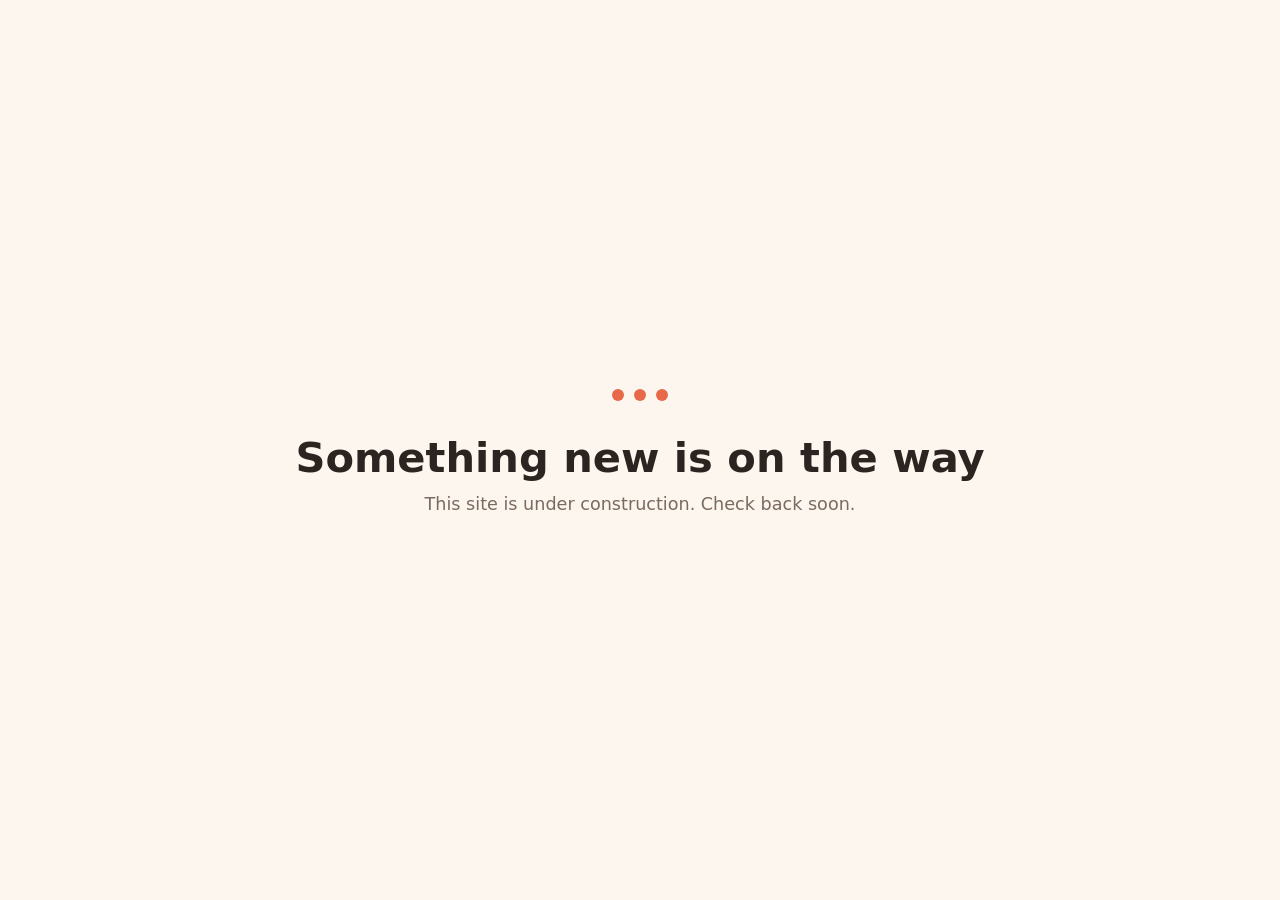
<file: index.html>
<!DOCTYPE html>
<html lang="en">
<head>
  <meta charset="UTF-8">
  <meta name="viewport" content="width=device-width, initial-scale=1.0">
  <title>Coming soon</title>
  <meta name="description" content="This site is under construction.">
  <style>
    * { box-sizing: border-box; margin: 0; padding: 0; }
    body {
      min-height: 100vh;
      display: flex;
      align-items: center;
      justify-content: center;
      text-align: center;
      padding: 24px;
      font-family: system-ui, -apple-system, "Segoe UI", Roboto, sans-serif;
      background: #fdf6ee;
      color: #2b2420;
    }
    h1 {
      font-size: clamp(1.8rem, 6vw, 2.6rem);
      margin-bottom: 12px;
      animation: up .8s ease both;
    }
    p {
      font-size: 1.1rem;
      color: #7a6a60;
      animation: up .8s .2s ease both;
    }
    .dots { margin-bottom: 28px; }
    .dot {
      display: inline-block;
      width: 12px;
      height: 12px;
      margin: 0 5px;
      border-radius: 50%;
      background: #e8684a;
      animation: bob 1.2s infinite;
    }
    .dot:nth-child(2) { animation-delay: .15s; }
    .dot:nth-child(3) { animation-delay: .3s; }
    @keyframes up {
      from { opacity: 0; transform: translateY(12px); }
      to   { opacity: 1; transform: none; }
    }
    @keyframes bob {
      0%, 80%, 100% { transform: translateY(0); }
      40%           { transform: translateY(-10px); }
    }
    @media (prefers-color-scheme: dark) {
      body { background: #1a1614; color: #f3ebe4; }
      p { color: #b3a49a; }
    }
    @media (prefers-reduced-motion: reduce) {
      * { animation: none !important; }
    }
  </style>
</head>
<body>
  <main>
    <div class="dots" aria-hidden="true">
      <span class="dot"></span><span class="dot"></span><span class="dot"></span>
    </div>
    <h1>Something new is on the way</h1>
    <p>This site is under construction. Check back soon.</p>
  </main>
</body>
</html>
</file>
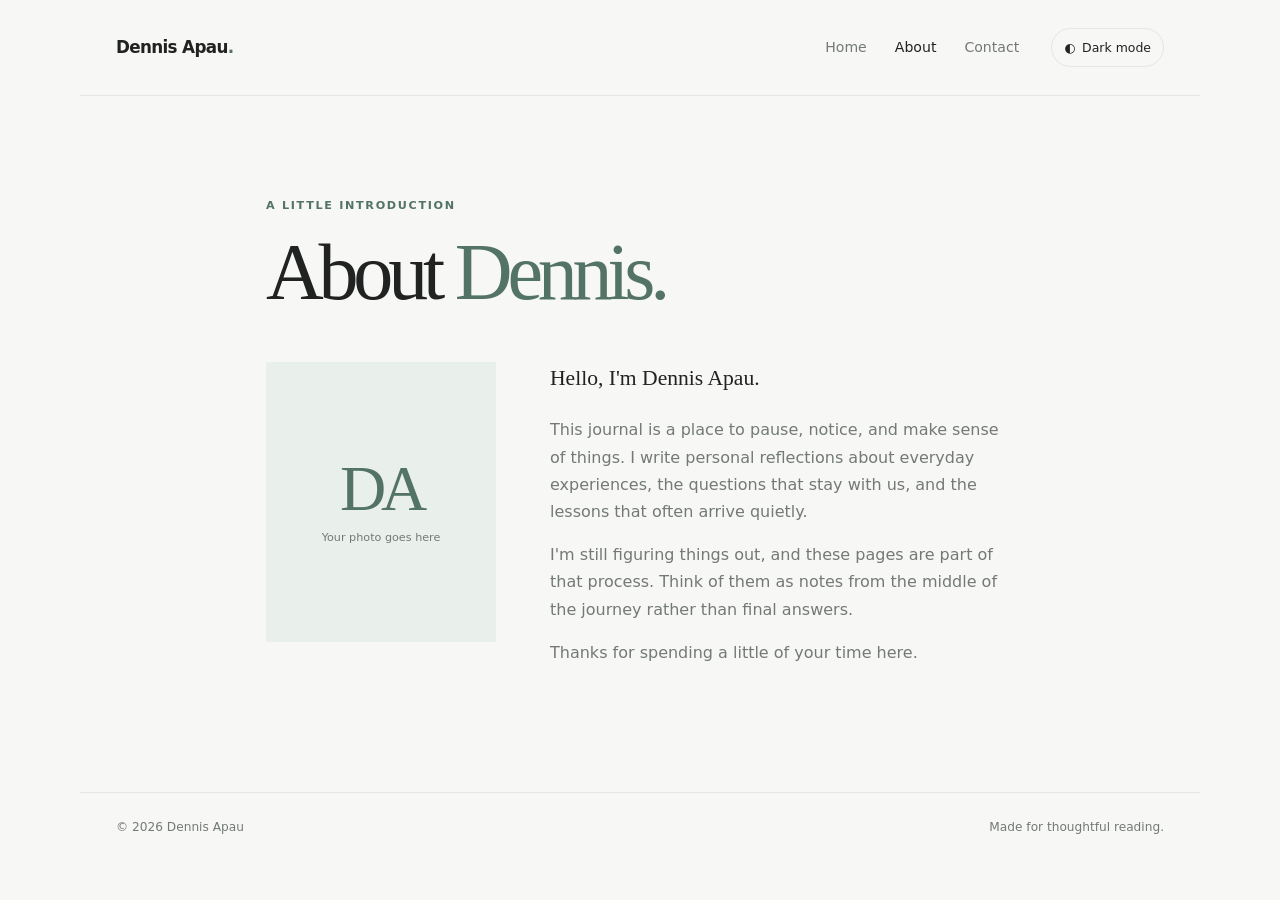
<file: about.html>
<!doctype html>
<html lang="en">
<head>
  <meta charset="utf-8"><meta name="viewport" content="width=device-width, initial-scale=1">
  <title>About — Dennis Apau</title>
  <meta name="description" content="A little about Dennis Apau and this personal journal.">
  <meta name="theme-color" content="#f7f7f5"><link rel="stylesheet" href="assets/styles.css">
  <script src="assets/theme.js" defer></script><script src="assets/site.js" defer></script>
</head>
<body>
  <a class="skip-link" href="#main">Skip to content</a>
  <header class="site-header">
    <a class="wordmark" href="index.html">Dennis Apau<span>.</span></a>
    <nav aria-label="Main navigation"><a href="index.html">Home</a><a class="active" href="about.html">About</a><a href="contact.html">Contact</a></nav>
    <button class="theme-toggle" type="button" aria-label="Switch to dark mode" title="Toggle dark mode"><span class="theme-icon" aria-hidden="true">◐</span><span class="theme-label">Dark mode</span></button>
  </header>
  <main id="main" class="page-shell narrow-page">
    <p class="eyebrow">A little introduction</p>
    <h1 class="page-title">About <span>Dennis.</span></h1>
    <div class="about-layout">
      <div class="photo-placeholder" role="img" aria-label="Photo placeholder for Dennis Apau"><span>DA</span><small>Your photo goes here</small></div>
      <div class="prose">
        <p class="lead">Hello, I'm Dennis Apau.</p>
        <p>This journal is a place to pause, notice, and make sense of things. I write personal reflections about everyday experiences, the questions that stay with us, and the lessons that often arrive quietly.</p>
        <p>I'm still figuring things out, and these pages are part of that process. Think of them as notes from the middle of the journey rather than final answers.</p>
        <p>Thanks for spending a little of your time here.</p>
      </div>
    </div>
  </main>
  <footer class="site-footer"><span>© <span data-year></span> Dennis Apau</span><span>Made for thoughtful reading.</span></footer>
</body>
</html>
</file>
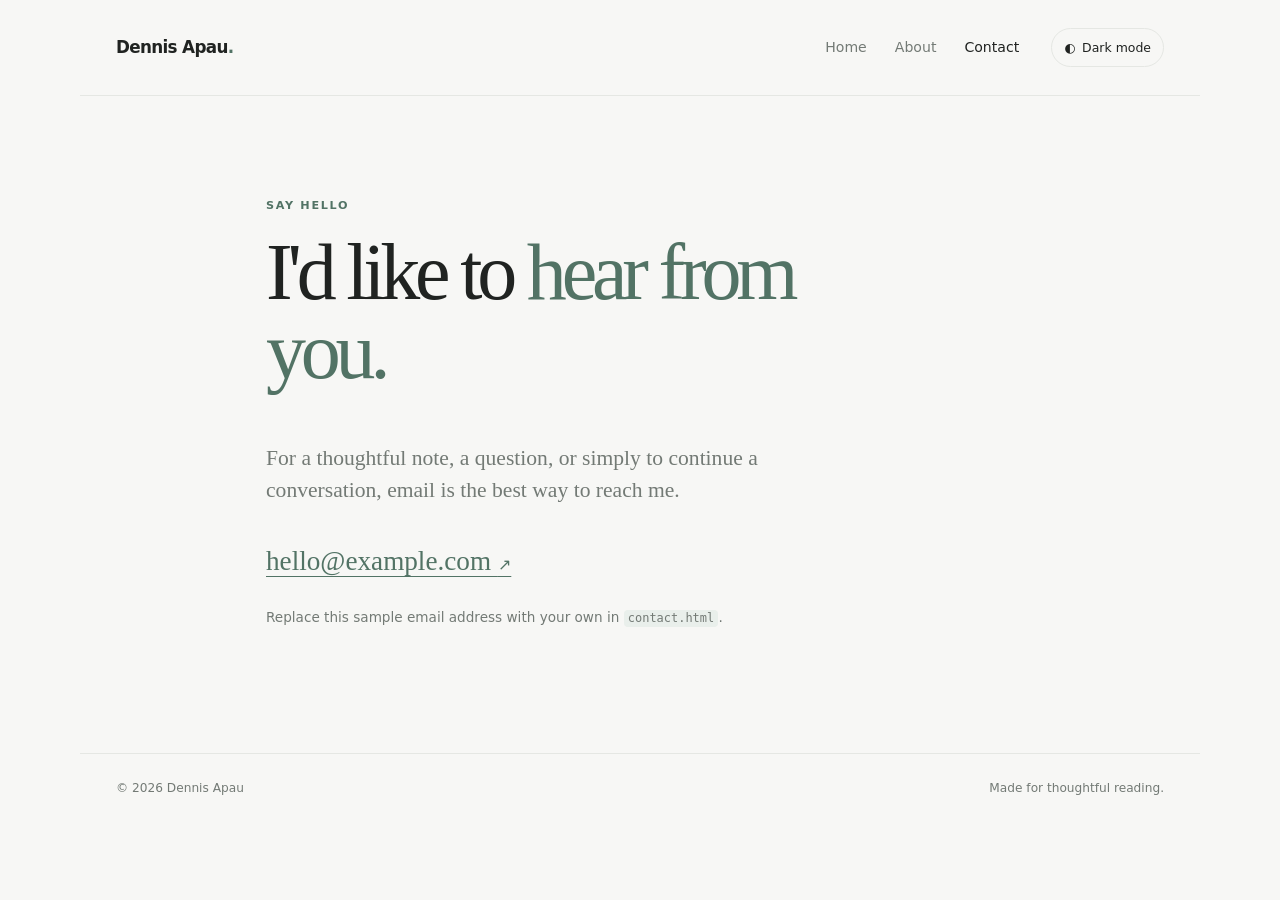
<file: contact.html>
<!doctype html>
<html lang="en">
<head>
  <meta charset="utf-8"><meta name="viewport" content="width=device-width, initial-scale=1">
  <title>Contact — Dennis Apau</title>
  <meta name="description" content="Get in touch with Dennis Apau.">
  <meta name="theme-color" content="#f7f7f5"><link rel="stylesheet" href="assets/styles.css">
  <script src="assets/theme.js" defer></script><script src="assets/site.js" defer></script>
</head>
<body>
  <a class="skip-link" href="#main">Skip to content</a>
  <header class="site-header">
    <a class="wordmark" href="index.html">Dennis Apau<span>.</span></a>
    <nav aria-label="Main navigation"><a href="index.html">Home</a><a href="about.html">About</a><a class="active" href="contact.html">Contact</a></nav>
    <button class="theme-toggle" type="button" aria-label="Switch to dark mode" title="Toggle dark mode"><span class="theme-icon" aria-hidden="true">◐</span><span class="theme-label">Dark mode</span></button>
  </header>
  <main id="main" class="page-shell narrow-page contact-page">
    <p class="eyebrow">Say hello</p>
    <h1 class="page-title">I'd like to <span>hear from you.</span></h1>
    <p class="lead">For a thoughtful note, a question, or simply to continue a conversation, email is the best way to reach me.</p>
    <a class="email-link" href="mailto:hello@example.com">hello@example.com <span aria-hidden="true">↗</span></a>
    <p class="muted small-note">Replace this sample email address with your own in <code>contact.html</code>.</p>
  </main>
  <footer class="site-footer"><span>© <span data-year></span> Dennis Apau</span><span>Made for thoughtful reading.</span></footer>
</body>
</html>
</file>
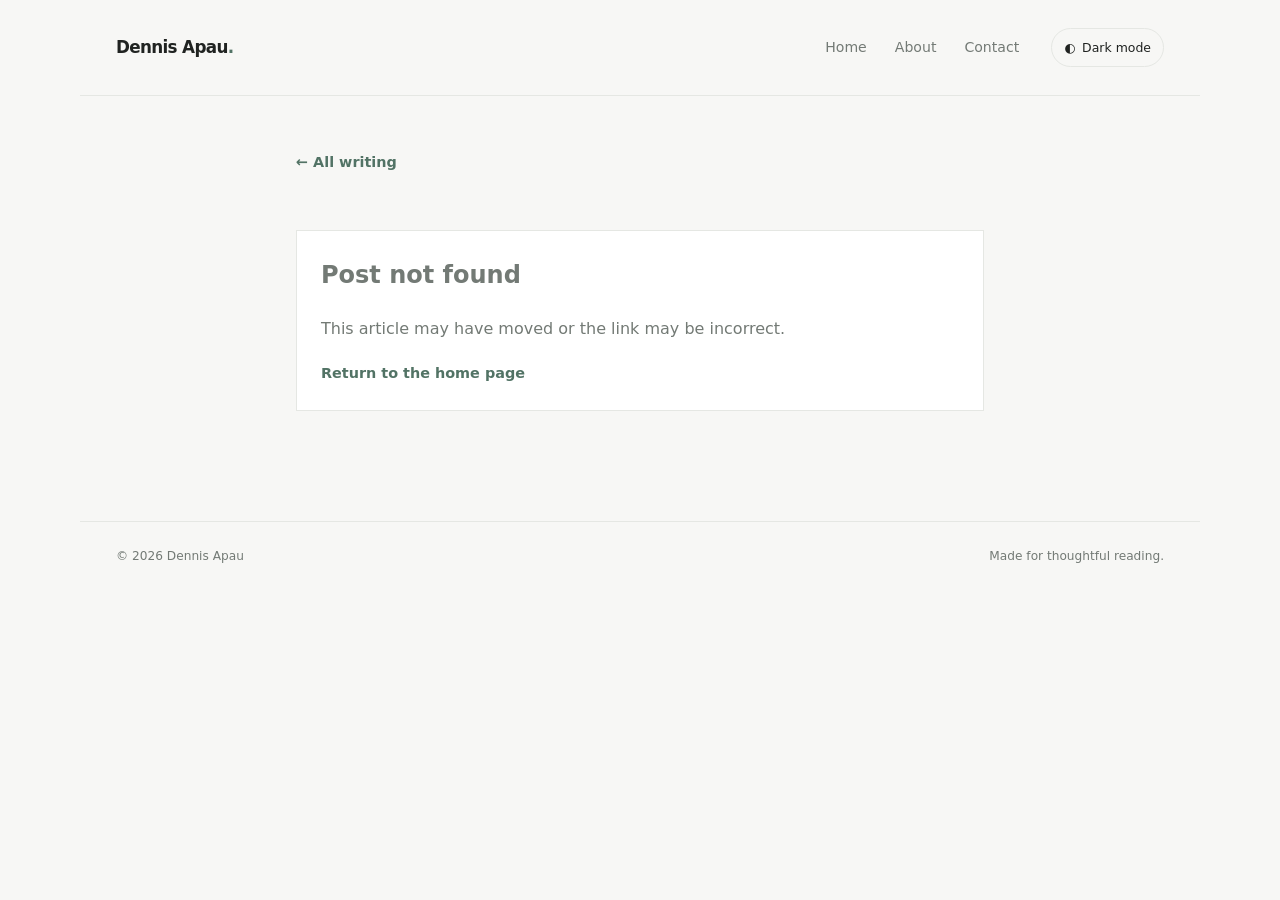
<file: post.html>
<!doctype html>
<html lang="en">
<head>
  <meta charset="utf-8">
  <meta name="viewport" content="width=device-width, initial-scale=1">
  <title>Journal — Dennis Apau</title>
  <meta name="description" content="A personal reflection by Dennis Apau.">
  <meta name="theme-color" content="#f7f7f5">
  <link rel="stylesheet" href="assets/styles.css">
  <script src="assets/theme.js" defer></script>
  <script src="assets/site.js" defer></script>
</head>
<body>
  <a class="skip-link" href="#main">Skip to content</a>
  <header class="site-header">
    <a class="wordmark" href="index.html" aria-label="Dennis Apau home">Dennis Apau<span>.</span></a>
    <nav aria-label="Main navigation"><a href="index.html">Home</a><a href="about.html">About</a><a href="contact.html">Contact</a></nav>
    <button class="theme-toggle" type="button" aria-label="Switch to dark mode" title="Toggle dark mode"><span class="theme-icon" aria-hidden="true">◐</span><span class="theme-label">Dark mode</span></button>
  </header>
  <main id="main" class="page-shell article-shell">
    <a class="back-link" href="index.html">← All writing</a>
    <article id="article" class="article">
      <p class="muted">Loading article…</p>
    </article>
  </main>
  <footer class="site-footer"><span>© <span data-year></span> Dennis Apau</span><span>Made for thoughtful reading.</span></footer>
</body>
</html>
</file>
<file: assets/styles.css>
:root {
  color-scheme: light;
  --bg: #f7f7f5; --surface: #ffffff; --text: #202321; --muted: #737a75;
  --line: #e5e7e3; --accent: #527365; --accent-soft: #e9efeb;
  --serif: Georgia, "Times New Roman", serif;
  --sans: Inter, ui-sans-serif, system-ui, -apple-system, BlinkMacSystemFont, "Segoe UI", sans-serif;
}
:root[data-theme="dark"] {
  color-scheme: dark; --bg: #171a18; --surface: #202522; --text: #edf0ec;
  --muted: #a2aaa4; --line: #343c36; --accent: #a2c4b1; --accent-soft: #28362e;
}
* { box-sizing: border-box; }
html { scroll-behavior: smooth; }
body { margin: 0; background: var(--bg); color: var(--text); font-family: var(--sans); font-size: 16px; line-height: 1.7; -webkit-font-smoothing: antialiased; }
a { color: inherit; }
.skip-link { position: absolute; left: -9999px; top: 1rem; z-index: 10; padding: .7rem 1rem; background: var(--surface); }
.skip-link:focus { left: 1rem; }
.site-header { max-width: 1120px; margin: 0 auto; padding: 28px 36px; display: flex; align-items: center; gap: 32px; border-bottom: 1px solid var(--line); }
.wordmark { margin-right: auto; font-size: 1.05rem; font-weight: 700; letter-spacing: -.04em; text-decoration: none; }
.wordmark span { color: var(--accent); }
nav { display: flex; gap: 28px; }
nav a { text-decoration: none; color: var(--muted); font-size: .88rem; }
nav a:hover, nav a.active { color: var(--text); }
.theme-toggle { border: 1px solid var(--line); border-radius: 99px; background: transparent; color: var(--text); padding: 8px 12px; font: inherit; font-size: .78rem; cursor: pointer; display: flex; align-items: center; gap: 7px; }
.theme-toggle:hover { background: var(--surface); }
.page-shell { max-width: 940px; margin: 0 auto; padding: 0 36px; }
.intro { padding: 100px 0 94px; max-width: 670px; }
.eyebrow { margin: 0 0 18px; color: var(--accent); text-transform: uppercase; letter-spacing: .15em; font-size: .7rem; font-weight: 700; }
h1, h2, p { margin-top: 0; }
.intro h1, .page-title { margin: 0 0 24px; font-family: var(--serif); font-size: clamp(3.5rem, 8vw, 6.2rem); font-weight: 400; line-height: .99; letter-spacing: -.065em; }
.intro h1 span, .page-title span { color: var(--accent); }
.intro-copy { max-width: 510px; color: var(--muted); font-size: 1.08rem; margin-bottom: 24px; }
.text-link, .back-link { color: var(--accent); text-decoration: none; font-size: .9rem; font-weight: 600; }
.text-link span { margin-left: 5px; }
.posts-section { padding: 0 0 100px; }
.section-heading { display: flex; align-items: end; justify-content: space-between; padding-bottom: 20px; border-bottom: 1px solid var(--line); }
.section-heading .eyebrow { margin-bottom: 5px; }
.section-heading h2 { margin: 0; font: 400 2rem/1.2 var(--serif); letter-spacing: -.035em; }
.section-note, .muted { color: var(--muted); font-size: .85rem; }
.post-row { display: grid; grid-template-columns: 130px 1fr; gap: 28px; padding: 27px 0; border-bottom: 1px solid var(--line); }
.post-date { color: var(--muted); font-size: .78rem; padding-top: 5px; }
.post-row h3 { margin: 0 0 7px; font: 400 1.55rem/1.25 var(--serif); letter-spacing: -.025em; }
.post-row h3 a { text-decoration: none; }
.post-row h3 a:hover { color: var(--accent); }
.post-row p { color: var(--muted); margin: 0; max-width: 620px; font-size: .92rem; }
.site-footer { max-width: 1120px; margin: 0 auto; border-top: 1px solid var(--line); padding: 24px 36px 34px; display: flex; justify-content: space-between; color: var(--muted); font-size: .76rem; }
.narrow-page { max-width: 820px; padding-top: 100px; padding-bottom: 110px; }
.page-title { font-size: clamp(3rem, 7vw, 5rem); margin-bottom: 50px; }
.about-layout { display: grid; grid-template-columns: 230px 1fr; gap: 54px; align-items: start; }
.photo-placeholder { min-height: 280px; background: var(--accent-soft); color: var(--accent); display: flex; flex-direction: column; align-items: center; justify-content: center; gap: 7px; }
.photo-placeholder span { font: 400 4rem/1 var(--serif); letter-spacing: -.08em; }
.photo-placeholder small { font-size: .7rem; color: var(--muted); }
.prose { max-width: 510px; }
.prose p, .article-body p { color: var(--muted); }
.lead { font: 400 1.35rem/1.5 var(--serif); color: var(--text) !important; }
.contact-page { min-height: 65vh; }
.contact-page .page-title { max-width: 650px; }
.contact-page .lead { max-width: 530px; color: var(--muted) !important; }
.email-link { display: inline-block; margin-top: 18px; font: 400 1.7rem var(--serif); color: var(--accent); text-decoration-thickness: 1px; text-underline-offset: 6px; }
.email-link span { font: 1rem var(--sans); }
.small-note { margin-top: 28px; }
.article-shell { max-width: 760px; padding-top: 52px; padding-bottom: 110px; }
.back-link { display: inline-block; margin-bottom: 55px; }
.article-header { padding-bottom: 35px; border-bottom: 1px solid var(--line); }
.article-header h1 { margin: 10px 0 18px; font: 400 clamp(2.8rem, 7vw, 4.7rem)/1.05 var(--serif); letter-spacing: -.055em; }
.article-meta { color: var(--muted); font-size: .8rem; }
.article-excerpt { color: var(--muted); font-size: 1.1rem; max-width: 620px; margin: 20px 0 0; }
.article-body { padding-top: 30px; font-size: 1.03rem; line-height: 1.9; }
.article-body h2 { margin: 2.1em 0 .7em; font: 400 1.9rem/1.2 var(--serif); letter-spacing: -.03em; color: var(--text); }
.article-body h3 { margin: 1.8em 0 .6em; font: 400 1.45rem var(--serif); color: var(--text); }
.article-body ul, .article-body ol { color: var(--muted); padding-left: 1.4rem; }
.article-body blockquote { margin: 2rem 0; padding: .3rem 0 .3rem 1.3rem; border-left: 2px solid var(--accent); color: var(--text); font: italic 1.35rem/1.6 var(--serif); }
.article-body a { color: var(--accent); }
.article-body code, code { background: var(--accent-soft); padding: .12em .35em; border-radius: 4px; font-size: .88em; }
.error-message { padding: 24px; background: var(--surface); border: 1px solid var(--line); color: var(--muted); }
@media (max-width: 650px) {
  .site-header { padding: 20px 22px; gap: 14px; flex-wrap: wrap; }
  nav { order: 3; width: 100%; gap: 22px; }
  .theme-toggle { padding: 7px 10px; }
  .page-shell { padding-left: 22px; padding-right: 22px; }
  .intro { padding: 76px 0 72px; }
  .intro h1 { font-size: clamp(3.3rem, 16vw, 5rem); }
  .section-heading { align-items: start; gap: 12px; flex-direction: column; }
  .post-row { grid-template-columns: 1fr; gap: 5px; padding: 22px 0; }
  .post-date { padding: 0; }
  .site-footer { padding: 22px; gap: 10px; flex-direction: column; }
  .narrow-page { padding-top: 72px; }
  .about-layout { grid-template-columns: 1fr; gap: 28px; }
  .photo-placeholder { min-height: 220px; max-width: 100%; }
  .article-shell { padding-top: 35px; }
  .back-link { margin-bottom: 38px; }
}
@media (prefers-reduced-motion: reduce) { html { scroll-behavior: auto; } * { animation-duration: .01ms !important; transition-duration: .01ms !important; } }
</file>
